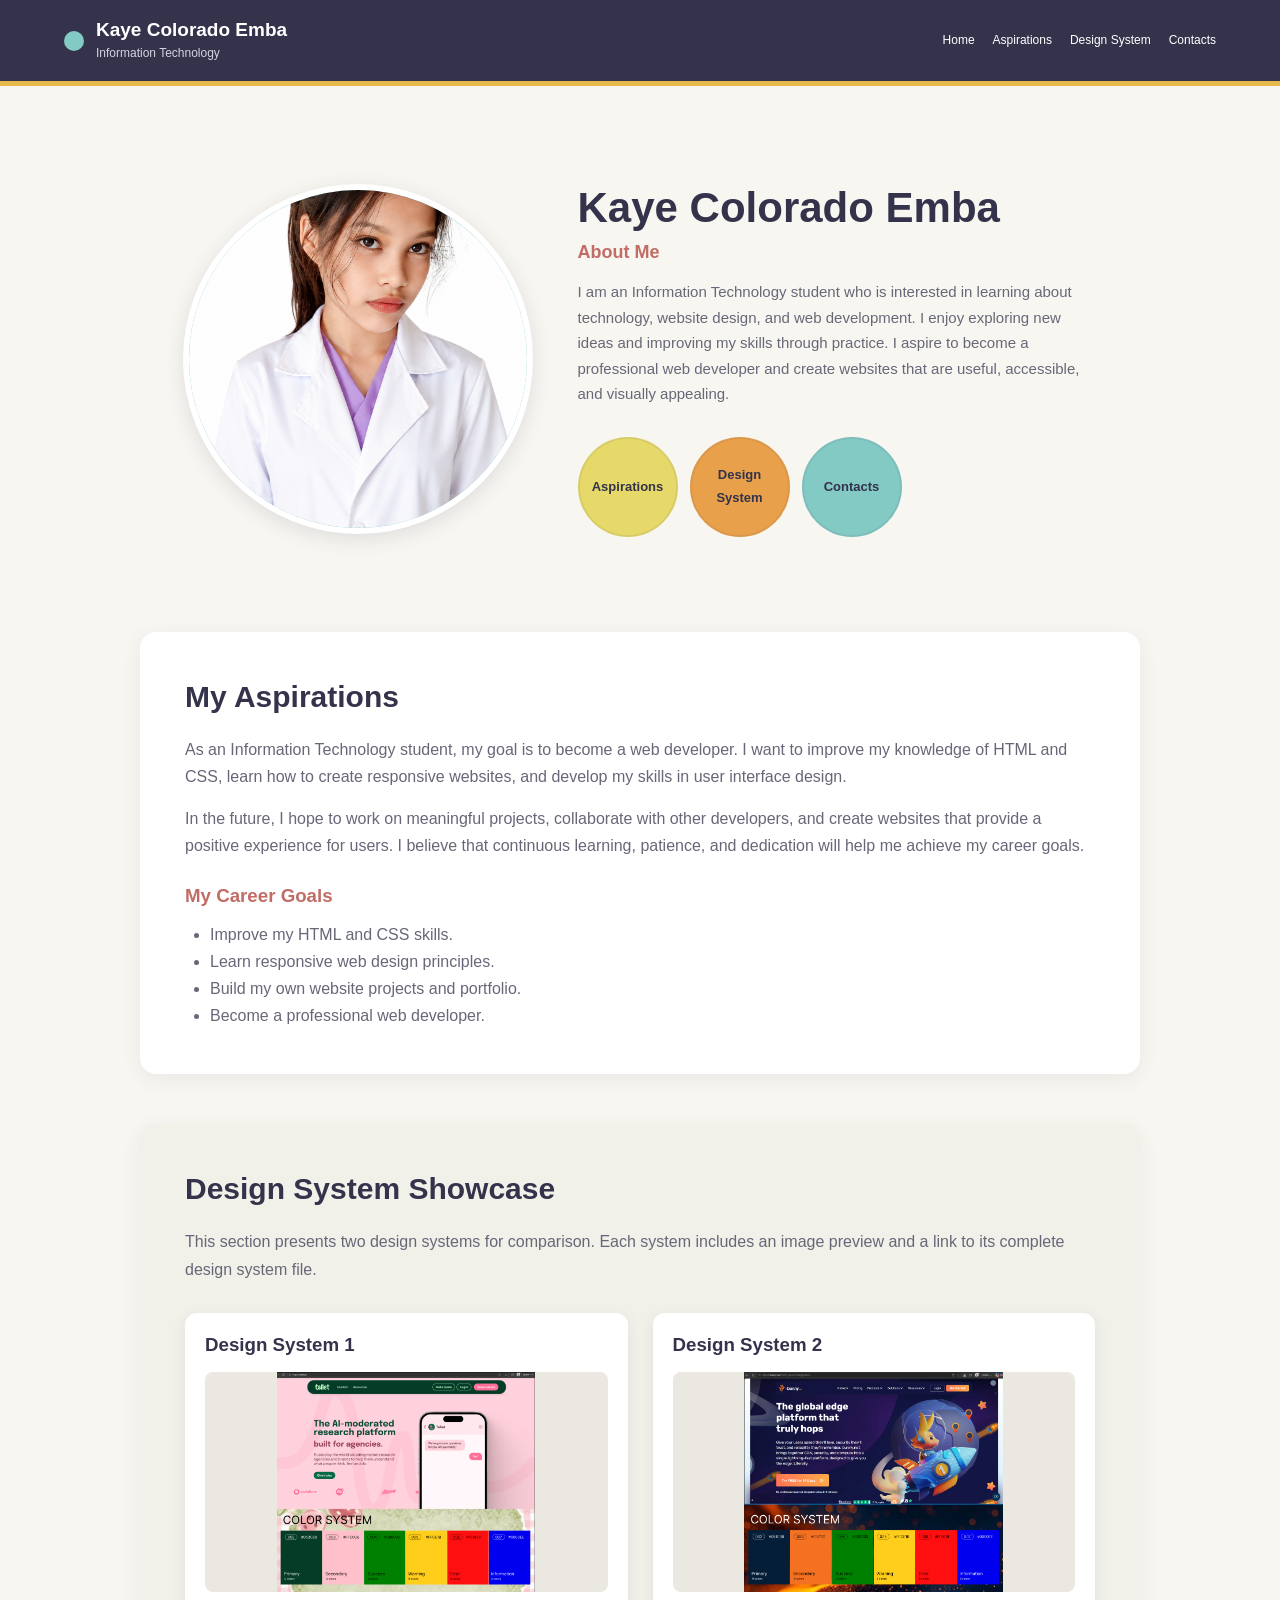
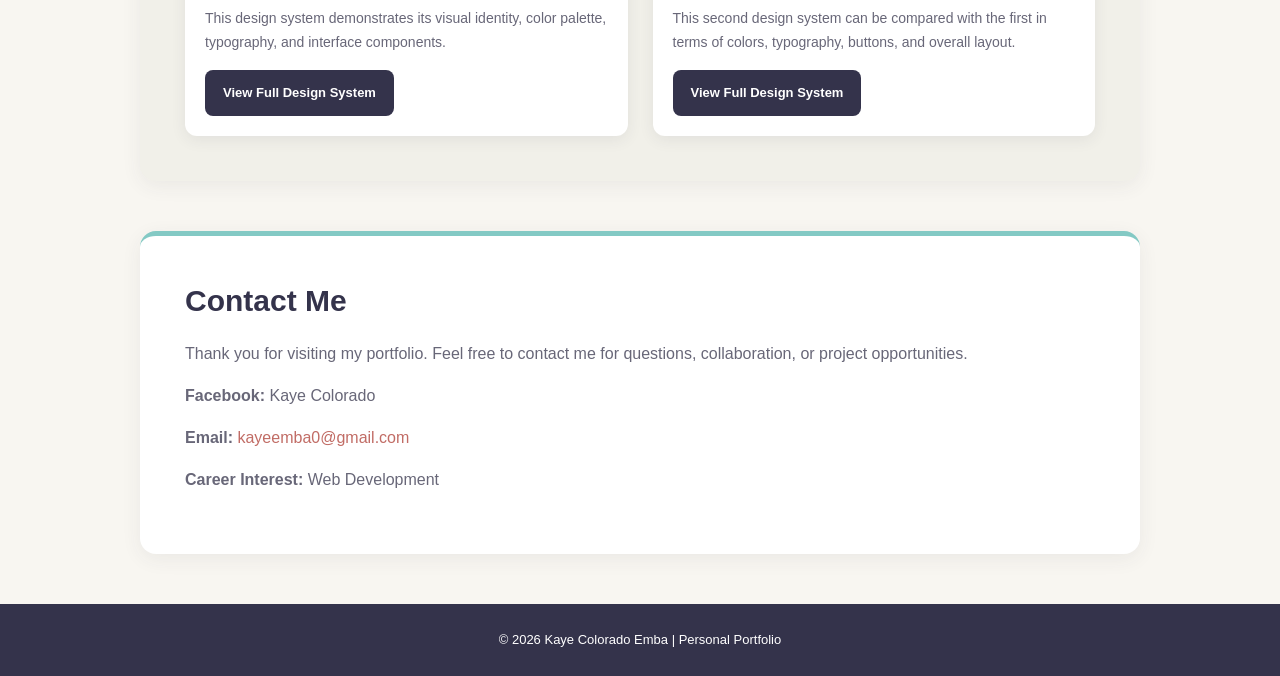
<file: index.html>
<!DOCTYPE html>
<html lang="en">
<head>
    <meta charset="UTF-8">
    <meta name="viewport" content="width=device-width, initial-scale=1.0">
    <title>Kaye Colorado Emba | Portfolio</title>
    <!-- External CSS link -->
    <link rel="stylesheet" href="raah.css">
</head>

<body>

    <header class="navbar">
        <div class="brand">
            <span class="brand-dot"></span>
            <div>
                <h2>Kaye Colorado Emba</h2>
                <p>Information Technology</p>
            </div>
        </div>

        <nav>
            <a href="#home">Home</a>
            <a href="#aspirations">Aspirations</a>
            <a href="#design-system">Design System</a>
            <a href="#contacts">Contacts</a>
        </nav>
    </header>

    <main>
        <section class="hero" id="home">

            <div class="profile-picture">
                <img src="kayeeee.png" alt="Kaye Colorado Emba Profile Picture">
            </div>

            <div class="intro">
                <h1>Kaye Colorado Emba</h1>
                <h3>About Me</h3>

                <p>
                    I am an Information Technology student who is
                    interested in learning about technology, website
                    design, and web development. I enjoy exploring new
                    ideas and improving my skills through practice.
                    I aspire to become a professional web developer
                    and create websites that are useful, accessible,
                    and visually appealing.
                </p>

                <div class="circle-links">
                    <a href="#aspirations" class="circle circle-one">
                        Aspirations
                    </a>

                    <a href="#design-system" class="circle circle-two">
                        Design System
                    </a>

                    <a href="#contacts" class="circle circle-three">
                        Contacts
                    </a>
                </div>
            </div>

        </section>

        <section class="content-section aspirations" id="aspirations">
            <h2>My Aspirations</h2>
            <p>
                As an Information Technology student, my goal is to
                become a web developer. I want to improve my knowledge
                of HTML and CSS, learn how to create responsive
                websites, and develop my skills in user interface
                design.
            </p>

            <p>
                In the future, I hope to work on meaningful projects,
                collaborate with other developers, and create
                websites that provide a positive experience for users.
                I believe that continuous learning, patience, and
                dedication will help me achieve my career goals.
            </p>

            <h3>My Career Goals</h3>
            <ul>
                <li>Improve my HTML and CSS skills.</li>
                <li>Learn responsive web design principles.</li>
                <li>Build my own website projects and portfolio.</li>
                <li>Become a professional web developer.</li>
            </ul>
        </section>

        <section class="content-section design-section" id="design-system">
            <h2>Design System Showcase</h2>

            <p>
                This section presents two design systems for comparison.
                Each system includes an image preview and a link to its
                complete design system file.
            </p>

            <div class="system-container">

                <div class="system-card">
                    <h3>Design System 1</h3>

                    <img
                        src="ds1.png"
                        alt="Design System 1 Preview"
                        class="system-image"
                    >

                    <p>
                        This design system demonstrates its visual
                        identity, color palette, typography, and
                        interface components.
                    </p>

                    <a
                        href="https://www.figma.com/proto/RG0VqQ2M7Oe3FIOZafWCBn/Design-System-1?t=lGW3j0jGKAA0Qp2H-1&scaling=min-zoom&content-scaling=fixed&page-id=0%3A1&node-id=12-5"
                        target="_blank"
                        rel="noopener noreferrer"
                        class="view-button"
                    >
                        View Full Design System
                    </a>
                </div>

                <div class="system-card">
                    <h3>Design System 2</h3>

                    <img src="ds2.png" alt="Design System 2 Preview" class="system-image">

                    <p>
                        This second design system can be compared
                        with the first in terms of colors,
                        typography, buttons, and overall layout.
                    </p>

                    <a
                        href="https://www.figma.com/proto/CCTzCmzGePljmK6nnIwJjH/Design-System-2?t=TfigXbSZMHoYdUzF-1&scaling=min-zoom&content-scaling=fixed&page-id=0%3A1&node-id=12-5"
                        target="_blank"
                        rel="noopener noreferrer"
                        class="view-button"
                    >
                        View Full Design System
                    </a>
                </div>

            </div>

        </section>

        <section class="content-section contacts" id="contacts">
            <h2>Contact Me</h2>

            <p>
                Thank you for visiting my portfolio. Feel free to
                contact me for questions, collaboration, or project
                opportunities.
            </p>

            <p>
                <strong>Facebook:</strong> Kaye Colorado
            </p>

            <p>
                <strong>Email:</strong>
                <a href="mailto:kayeemba0@gmail.com">
                    kayeemba0@gmail.com
                </a>
            </p>

            <p>
                <strong>Career Interest:</strong> Web Development
            </p>
        </section>
    </main>

    <footer>
        <p>&copy; 2026 Kaye Colorado Emba | Personal Portfolio</p>
    </footer>

</body>
</html>
</file>
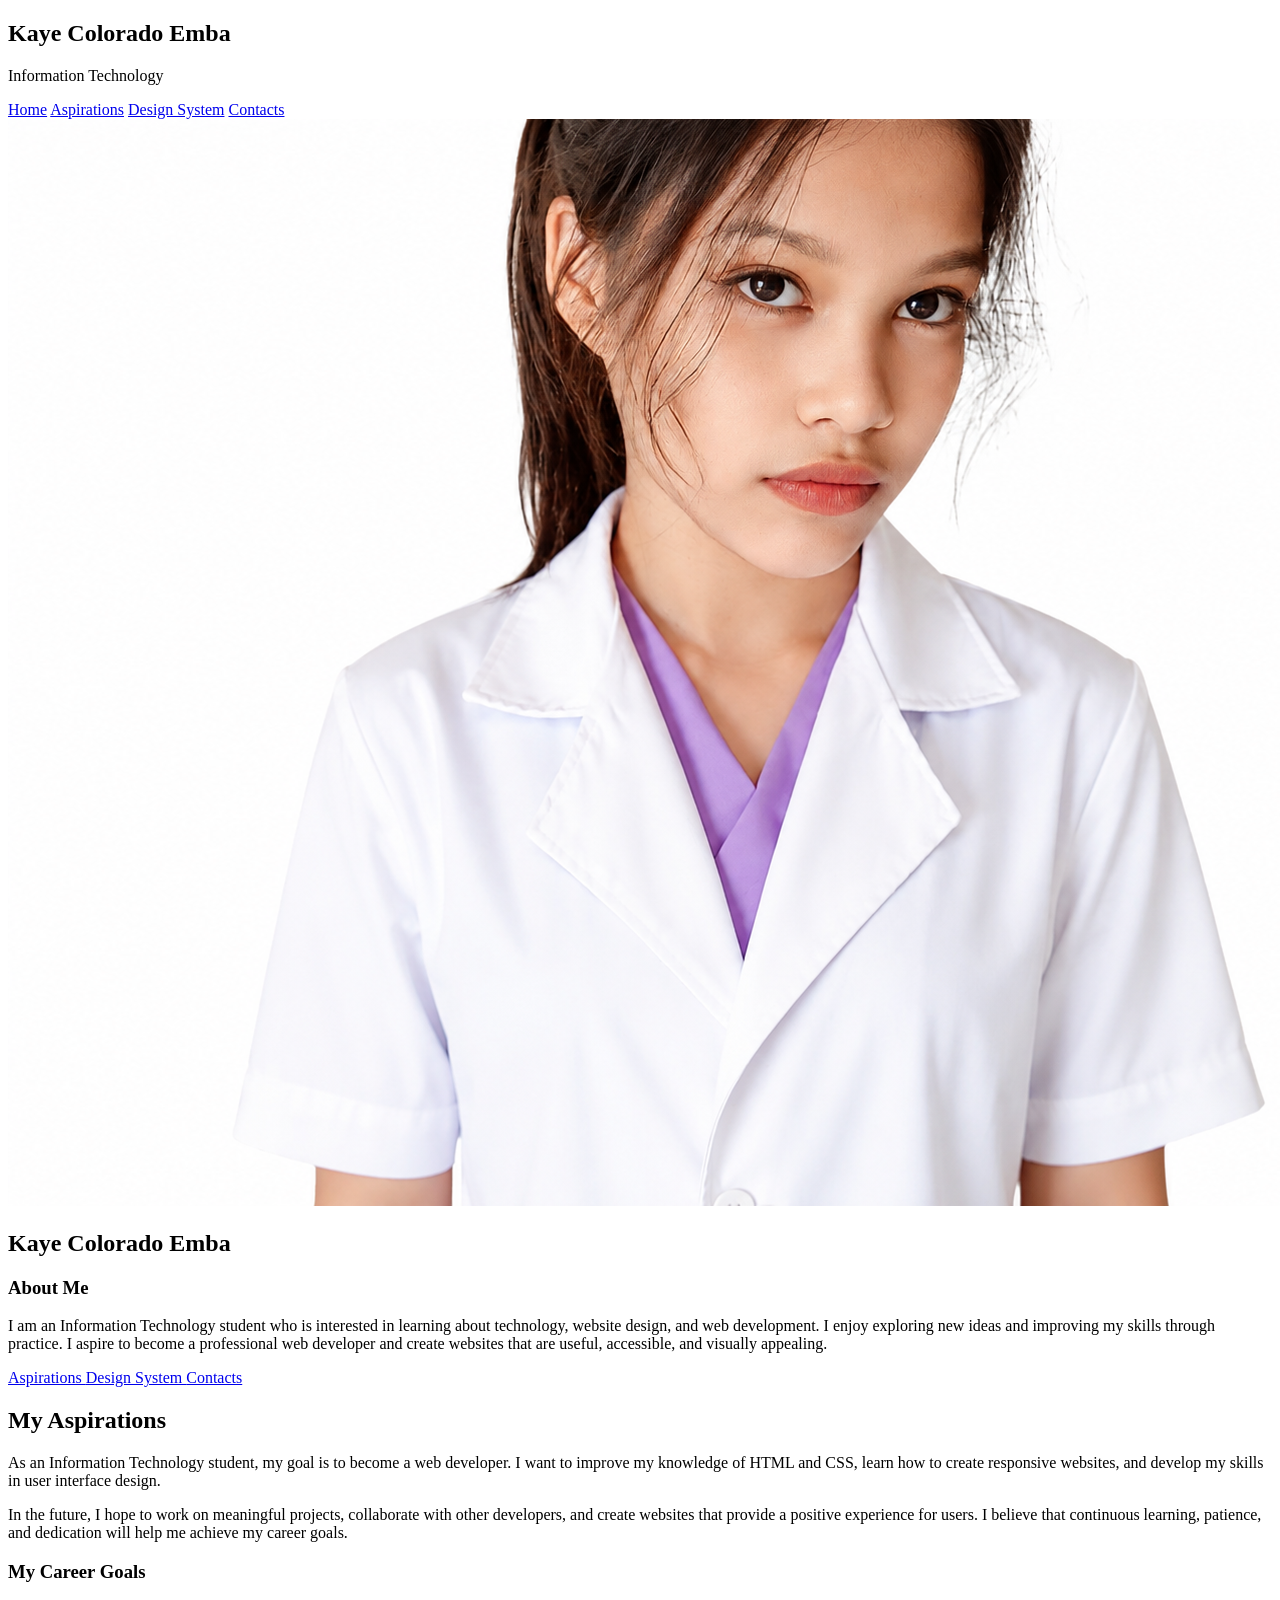
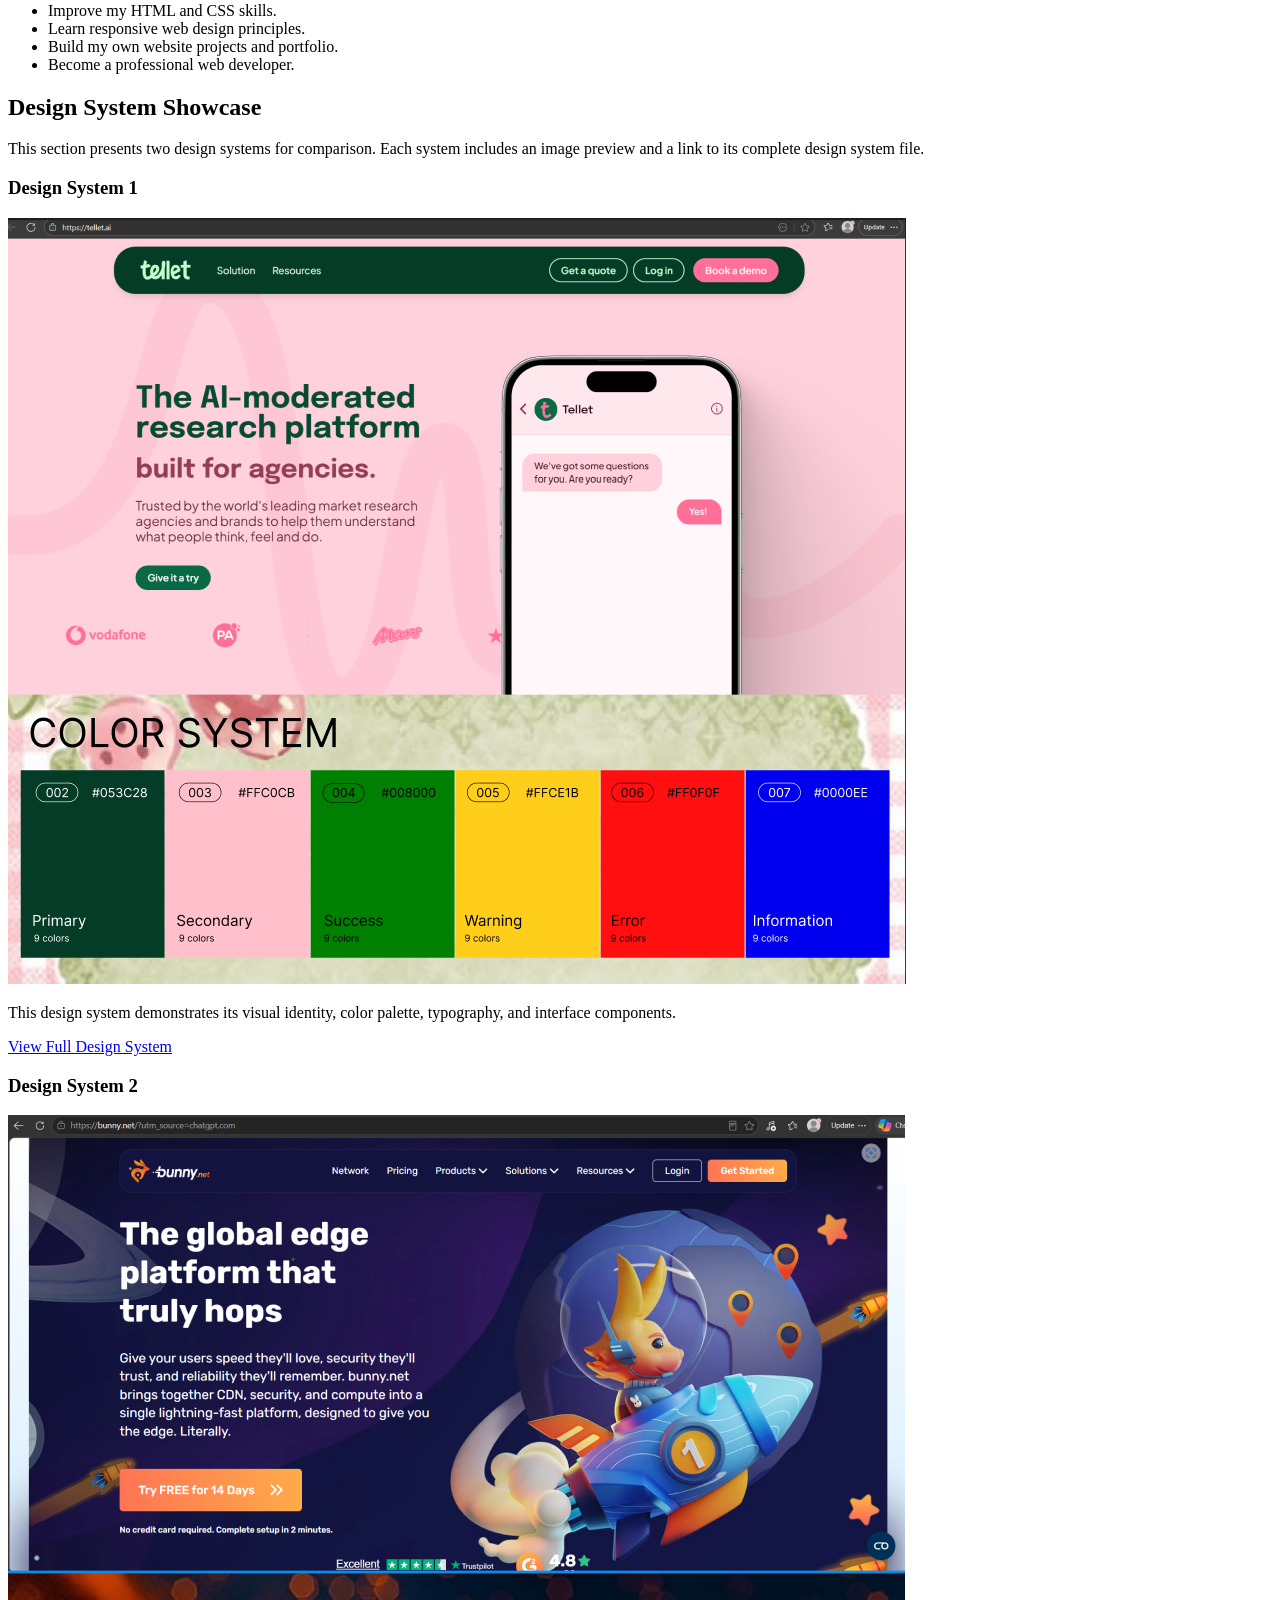
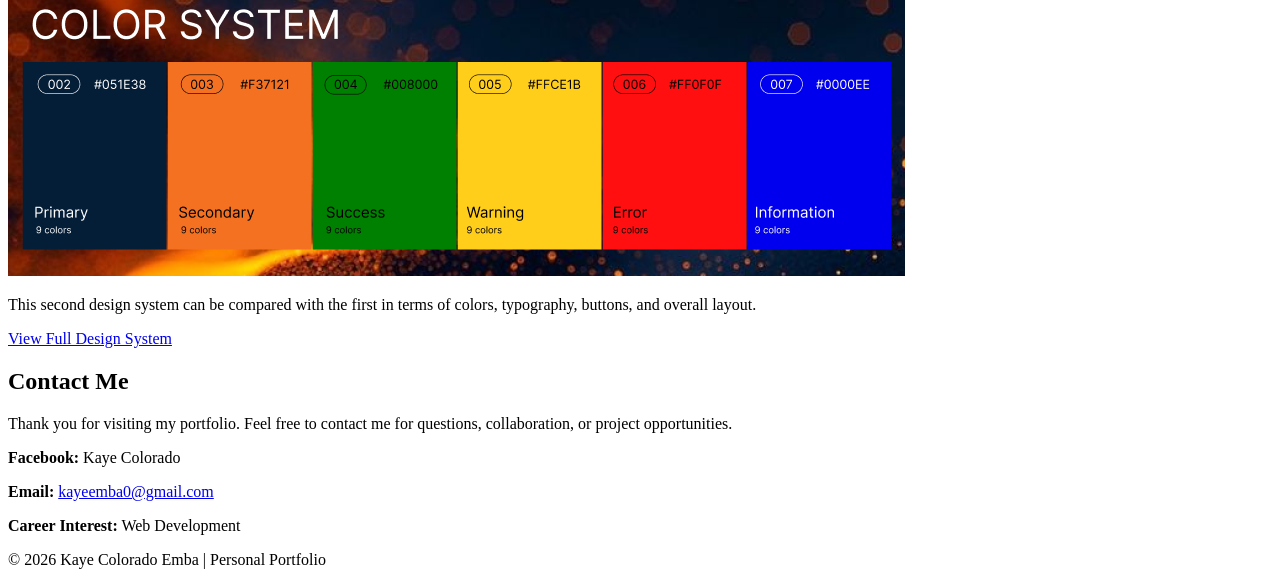
<file: raah.html>
<!DOCTYPE html>
<html lang="en">
<head>
    <meta charset="UTF-8">
    <meta name="viewport" content="width=device-width, initial-scale=1.0">
    <title>Kaye Colorado Emba | Portfolio</title>
    <link rel="stylesheet" href="C:\Users\kaye\raah.css">
</head>

<body>

    <header class="navbar">
        <div class="brand">
            <span class="brand-dot"></span>
            <div>
                <h2>Kaye Colorado Emba</h2>
                <p>Information Technology</p>
            </div>
        </div>

        <nav>
            <a href="#home">Home</a>
            <a href="#aspirations">Aspirations</a>
            <a href="#design-system">Design System</a>
            <a href="#contacts">Contacts</a>
        </nav>
    </header>

    <main>
        <section class="hero" id="home">

            <div class="profile-picture">
                <img src="kayeeee.png">
            </div>

            <div class="intro">
                <h1>Kaye Colorado Emba</h1>
                <h3>About Me</h3>

                <p>
                    I am an Information Technology student who is
                    interested in learning about technology, website
                    design, and web development. I enjoy exploring new
                    ideas and improving my skills through practice.
                    I aspire to become a professional web developer
                    and create websites that are useful, accessible,
                    and visually appealing.
                </p>

                <div class="circle-links">
                    <a href="#aspirations" class="circle circle-one">
                        Aspirations
                    </a>

                    <a href="#design-system" class="circle circle-two">
                        Design System
                    </a>

                    <a href="#contacts" class="circle circle-three">
                        Contacts
                    </a>
                </div>
            </div>

        </section>

        <section class="content-section aspirations" id="aspirations">
            <h2>My Aspirations</h2>
            <p>
                As an Information Technology student, my goal is to
                become a web developer. I want to improve my knowledge
                of HTML and CSS, learn how to create responsive
                websites, and develop my skills in user interface
                design.
            </p>

            <p>
                In the future, I hope to work on meaningful projects,
                collaborate with other developers, and create
                websites that provide a positive experience for users.
                I believe that continuous learning, patience, and
                dedication will help me achieve my career goals.
            </p>

            <h3>My Career Goals</h3>
            <ul>
                <li>Improve my HTML and CSS skills.</li>
                <li>Learn responsive web design principles.</li>
                <li>Build my own website projects and portfolio.</li>
                <li>Become a professional web developer.</li>
            </ul>
        </section>

        <section class="content-section design-section" id="design-system">
            <h2>Design System Showcase</h2>

            <p>
                This section presents two design systems for comparison.
                Each system includes an image preview and a link to its
                complete design system file.
            </p>

            <div class="system-container">

                <div class="system-card">
                    <h3>Design System 1</h3>

                    <img
                        src="ds1.png"
                        alt="Design System 1 Preview"
                        class="system-image"
                    >

                    <p>
                        This design system demonstrates its visual
                        identity, color palette, typography, and
                        interface components.
                    </p>

                    <a
                        href="https://www.figma.com/proto/RG0VqQ2M7Oe3FIOZafWCBn/Untitled?node-id=12-5&t=zjSw5rM9vnLHNdfI-1&scaling=scale-down-width&content-scaling=fixed"
                        target="_blank"
                        rel="noopener noreferrer"
                        class="view-button"
                    >
                        View Full Design System
                    </a>
                </div>

                <div class="system-card">
                    <h3>Design System 2</h3>

                    <img
                        src="ds2.png"
                        alt="Design System 2 Preview"
                        class="system-image"
                    >

                    <p>
                        This second design system can be compared
                        with the first in terms of colors,
                        typography, buttons, and overall layout.
                    </p>

                    <a
                        href="https://www.figma.com/proto/CCTzCmzGePljmK6nnIwJjH/Design-System-2?t=Wh7BJhHFvgCMFzyB-1&scaling=min-zoom&content-scaling=fixed&page-id=0%3A1&node-id=12-5"
                        target="_blank"
                        rel="noopener noreferrer"
                        class="view-button"
                    >
                        View Full Design System
                    </a>
                </div>

            </div>

        </section>

        <section class="content-section contacts" id="contacts">
            <h2>Contact Me</h2>

            <p>
                Thank you for visiting my portfolio. Feel free to
                contact me for questions, collaboration, or project
                opportunities.
            </p>

            <p>
                <strong>Facebook:</strong> Kaye Colorado
            </p>

            <p>
                <strong>Email:</strong>
                <a href="mailto:kayeemba0@gmail.com">
                    kayeemba0@gmail.com
                </a>
            </p>

            <p>
                <strong>Career Interest:</strong> Web Development
            </p>
        </section>
    </main>

    <footer>
        <p>&copy; 2026 Kaye Colorado Emba | Personal Portfolio</p>
    </footer>

</body>
</html>
</file>
<file: raah.css>
* {
    box-sizing: border-box;
    margin: 0;
    padding: 0;
    scroll-behavior: smooth;
}

body {
    font-family: Arial, Helvetica, sans-serif;
    background-color: #F8F6F1;
    color: #34334B;
    line-height: 1.7;
}

h1, h2, h3, h4 {
    line-height: 1.3;
}

p {
    margin-bottom: 15px;
}

.navbar {
    background-color: #34334B;
    color: #FFFFFF;
    padding: 18px 5%;
    display: flex;
    justify-content: space-between;
    align-items: center;
    flex-wrap: wrap;
    gap: 15px;
    border-bottom: 5px solid #E6B94A;
}

.brand {
    display: flex;
    align-items: center;
    gap: 12px;
}

.brand-dot {
    width: 20px;
    height: 20px;
    background-color: #83C9C4;
    border-radius: 50%;
    flex-shrink: 0;
}

.brand h2 {
    font-size: 19px;
}

.brand p {
    font-size: 12px;
    margin-bottom: 0;
    color: #D6D4E0;
}

.navbar nav {
    display: flex;
    flex-wrap: wrap;
    gap: 18px;
}

.navbar nav a {
    color: #FFFFFF;
    text-decoration: none;
    font-size: 13px;
    transition: color 0.3s;
}

.navbar nav a:hover {
    color: #E6B94A;
}

.hero {
    max-width: 1100px;
    margin: 75px auto;
    padding: 20px;
    display: flex;
    align-items: center;
    justify-content: center;
    gap: 45px;
}

.profile-picture {
    width: 350px;
    height: 350px;
    flex-shrink: 0;
    border-radius: 50%;
    overflow: hidden;
    background-color: #83C9C4;
    border: 6px solid #FFFFFF;
    box-shadow: 0 5px 20px rgba(52, 51, 75, 0.12);
}

.profile-picture img {
    width: 100%;
    height: 100%;
    object-fit: cover;
}

.intro {
    max-width: 520px;
}

.intro h1 {
    font-size: 42px;
    color: #34334B;
    margin-bottom: 5px;
}

.intro h3 {
    font-size: 18px;
    color: #C16C65;
    margin-bottom: 15px;
}

.intro p {
    font-size: 15px;
    color: #686778;
}

.circle-links {
    display: flex;
    flex-wrap: wrap;
    gap: 12px;
    margin-top: 30px;
}

.circle {
    width: 100px;
    height: 100px;
    border-radius: 50%;
    display: flex;
    align-items: center;
    justify-content: center;
    text-align: center;
    padding: 10px;
    font-size: 13px;
    font-weight: bold;
    text-decoration: none;
    color: #34334B;
    border: 2px solid rgba(52, 51, 75, 0.08);
    transition: transform 0.3s, box-shadow 0.3s;
}

.circle:hover {
    transform: translateY(-5px);
    box-shadow: 0 6px 15px rgba(52, 51, 75, 0.15);
}

.circle-one {
    background-color: #E6D96A;
}

.circle-two {
    background-color: #E9A04B;
}

.circle-three {
    background-color: #83C9C4;
}

.content-section {
    max-width: 1000px;
    margin: 50px auto;
    padding: 45px;
    border-radius: 16px;
    background-color: #FFFFFF;
    box-shadow: 0 5px 20px rgba(52, 51, 75, 0.07);
    scroll-margin-top: 25px;
}

.content-section h2 {
    color: #34334B;
    font-size: 30px;
    margin-bottom: 20px;
}

.content-section h3 {
    margin: 25px 0 12px;
    color: #C16C65;
}

.content-section p,
.content-section li {
    color: #686778;
}

.content-section ul {
    padding-left: 25px;
}


.design-section {
    background-color: #F1F0E9;
}

.system-container {
    display: flex;
    flex-wrap: wrap;
    gap: 25px;
    margin-top: 30px;
}

.system-card {
    flex: 1 1 300px;
    min-width: 0;
    background-color: #FFFFFF;
    border-radius: 12px;
    padding: 20px;
    box-shadow: 0 4px 15px rgba(52, 51, 75, 0.08);
}

.system-card h3 {
    margin-top: 0;
    color: #34334B;
}

.system-image {
    width: 100%;
    height: 220px;
    display: block;
    object-fit: contain;
    background-color: #EAE8E1;
    border-radius: 8px;
    margin: 15px 0;
}

.system-card p {
    font-size: 14px;
}

.view-button {
    display: inline-block;
    background-color: #34334B;
    color: #FFFFFF;
    padding: 12px 18px;
    border-radius: 8px;
    text-decoration: none;
    font-size: 13px;
    font-weight: bold;
    transition: background-color 0.3s;
}

.view-button:hover {
    background-color: #C16C65;
}

.contacts {
    border-top: 5px solid #83C9C4;
}

.contacts a {
    color: #C16C65;
    text-decoration: none;
}

.contacts a:hover {
    text-decoration: underline;
}

footer {
    text-align: center;
    padding: 25px 15px;
    background-color: #34334B;
    color: #FFFFFF;
    font-size: 13px;
}

footer p {
    margin-bottom: 0;
}

@media (max-width: 768px) {
    .navbar {
        flex-direction: column;
        align-items: flex-start;
    }

    .navbar nav {
        gap: 12px;
    }

    .hero {
        flex-direction: column;
        text-align: center;
        margin: 35px auto;
        gap: 25px;
    }

    .profile-picture {
        width: 240px;
        height: 240px;
    }

    .intro h1 {
        font-size: 32px;
    }

    .circle-links {
        justify-content: center;
    }

    .content-section {
        margin: 25px 15px;
        padding: 25px;
    }

    .system-container {
        flex-direction: column;
    }

    .system-card {
        width: 100%;
    }
}

@media (max-width: 400px) {
    .circle {
        width: 85px;
        height: 85px;
        font-size: 11px;
    }

    .navbar nav {
        gap: 9px;
    }

    .navbar nav a {
        font-size: 12px;
    }
}
    .navbar nav a {
        font-size: 12px;
    }
}
</file>
